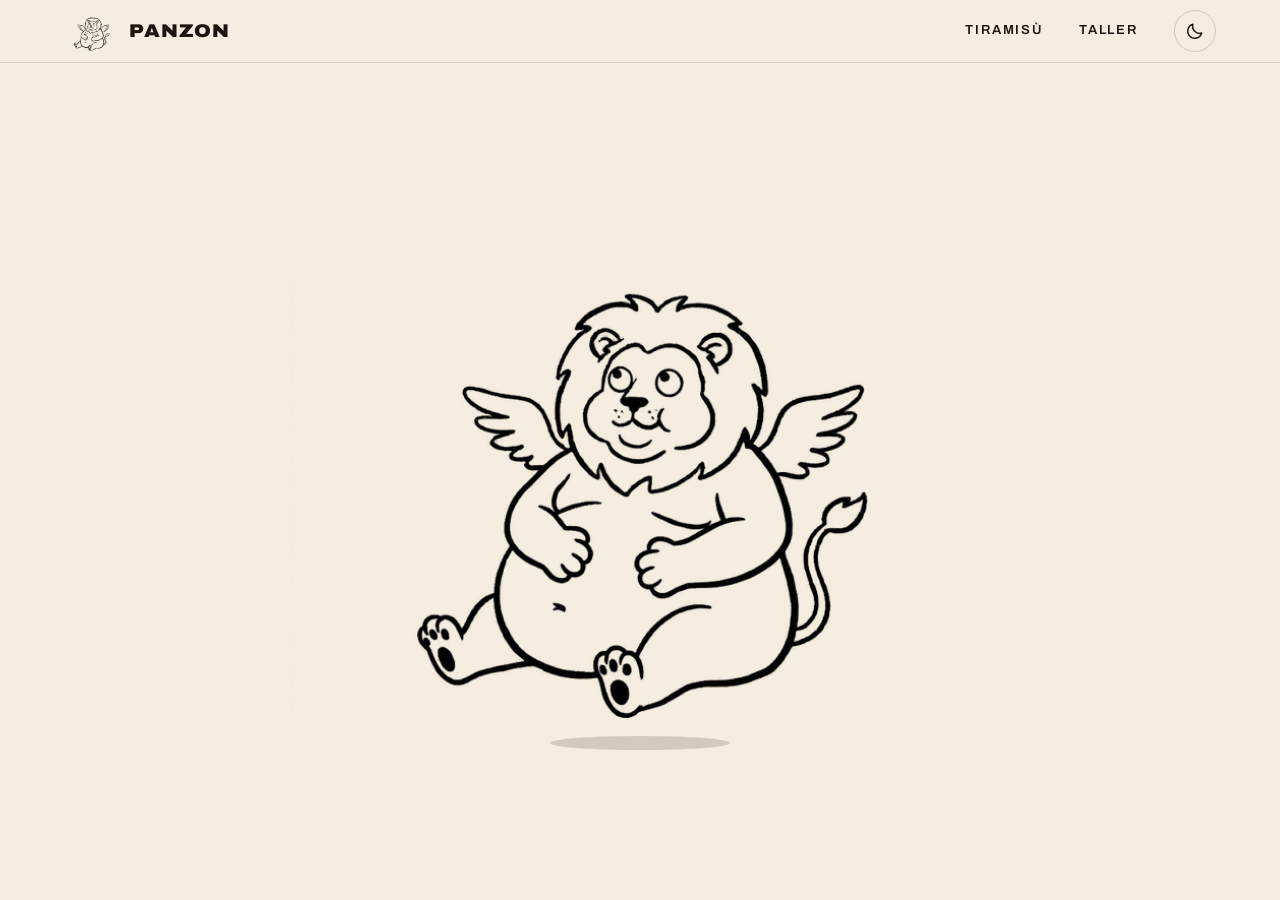
<file: web/index.html>
<!doctype html>
<html lang="es-MX">
<head>
  <meta charset="utf-8">
  <meta name="viewport" content="width=device-width, initial-scale=1">
  <title>Panzon</title>
  <meta name="description" content="Panzon: tiramisù hecho en Querétaro y talleres de cocina italiana.">
  <meta name="theme-color" content="#F5EDE0">
  <meta property="og:title" content="Panzon">
  <meta property="og:description" content="Tiramisù hecho en Querétaro y talleres de cocina italiana.">
  <meta property="og:image" content="assets/img/og.jpg">
  <link rel="icon" type="image/png" href="assets/img/favicon.png">
  <script>
    (function () {
      var saved = null;
      try { saved = localStorage.getItem('panzon-theme'); } catch (e) {}
      var dark = saved ? saved === 'dark' : window.matchMedia('(prefers-color-scheme: dark)').matches;
      var theme = dark ? 'dark' : 'light';
      // Lock the theme in on the first visit so it never changes on its own
      if (!saved) { try { localStorage.setItem('panzon-theme', theme); } catch (e) {} }
      document.documentElement.setAttribute('data-theme', theme);
      document.documentElement.classList.add('is-loading');
    })();
  </script>
  <link rel="preconnect" href="https://fonts.googleapis.com">
  <link rel="preconnect" href="https://fonts.gstatic.com" crossorigin>
  <link href="https://fonts.googleapis.com/css2?family=Archivo:wdth,wght@62..125,100..900&family=Fraunces:ital,opsz,wght@1,9..144,400..600&display=swap" rel="stylesheet">
  <link rel="stylesheet" href="styles.css">
  <noscript><style>.loader{display:none}</style></noscript>
</head>
<body class="page-home">

  <div class="loader" id="loader" role="status" aria-label="Cargando">
    <div class="loader__lion">
      <img class="only-light" src="assets/img/lion-black.png" alt="" width="688" height="496">
      <img class="only-dark" src="assets/img/lion-white.png" alt="" width="688" height="496">
    </div>
    <div class="loader__shadow"></div>
  </div>

  <header class="header">
    <a class="brand" href="index.html" aria-label="Panzon, inicio">
      <img class="only-light" src="assets/img/lion-black.png" alt="" width="688" height="496">
      <img class="only-dark" src="assets/img/lion-white.png" alt="" width="688" height="496">
      <span>Panzon</span>
    </a>
    <nav class="nav" aria-label="Principal">
      <a href="tiramisu.html">Tiramisù</a>
      <a href="taller.html">Taller</a>
      <button class="theme-toggle" id="themeToggle" type="button" aria-label="Cambiar entre tema claro y oscuro">
        <svg class="icon-moon" viewBox="0 0 24 24" aria-hidden="true"><path d="M20 14.5A8.5 8.5 0 0 1 9.5 4a8.5 8.5 0 1 0 10.5 10.5Z"/></svg>
        <svg class="icon-sun" viewBox="0 0 24 24" aria-hidden="true"><circle cx="12" cy="12" r="4.2"/><path d="M12 2.5v2.4M12 19.1v2.4M2.5 12h2.4M19.1 12h2.4M5.3 5.3l1.7 1.7M17 17l1.7 1.7M18.7 5.3 17 7M7 17l-1.7 1.7"/></svg>
      </button>
    </nav>
  </header>

  <main class="home">
    <div class="home__logo">
      <img class="only-light" src="assets/img/lion-black.png" alt="Panzon: un león alado y barrigón" width="688" height="496">
      <img class="only-dark" src="assets/img/lion-white.png" alt="Panzon: un león alado y barrigón" width="688" height="496">
    </div>
    <div class="home__shadow" aria-hidden="true"></div>
  </main>

  <script src="script.js"></script>
</body>
</html>
</file>
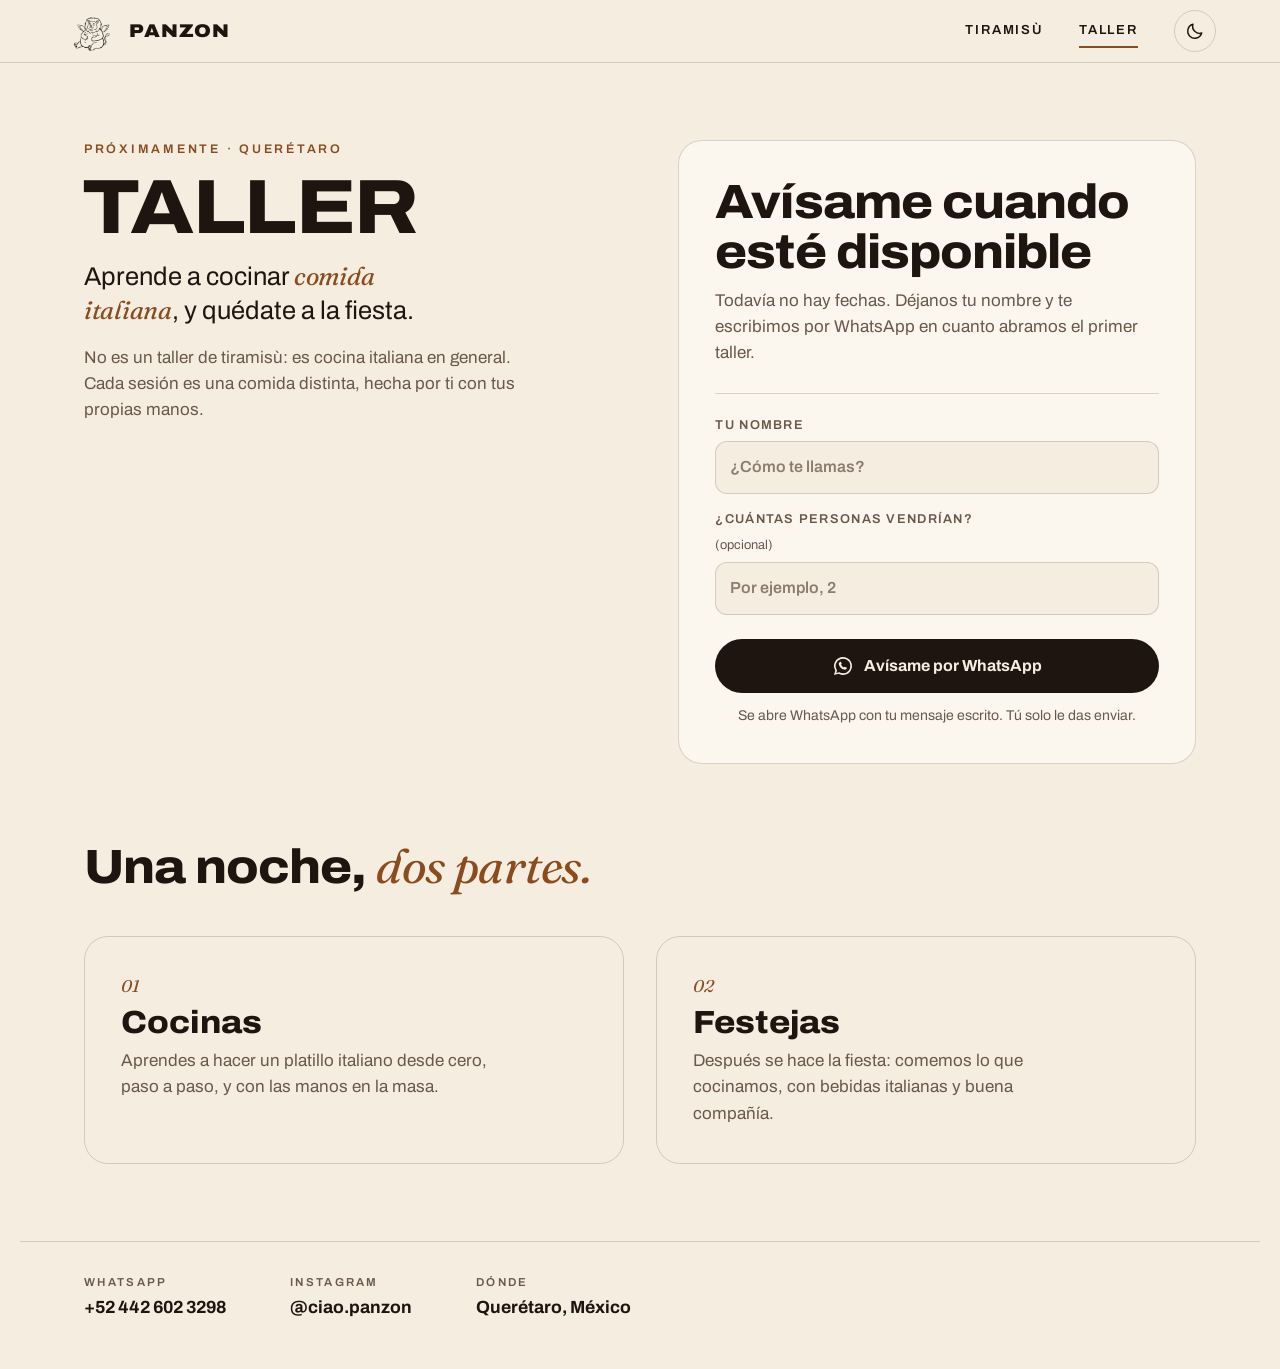
<file: web/taller.html>
<!doctype html>
<html lang="es-MX">
<head>
  <meta charset="utf-8">
  <meta name="viewport" content="width=device-width, initial-scale=1">
  <title>Taller · Panzon</title>
  <meta name="description" content="Talleres de cocina italiana en Querétaro: aprende a cocinar y quédate a la fiesta con bebidas italianas. Avísame cuando estén disponibles.">
  <meta name="theme-color" content="#F5EDE0">
  <meta property="og:title" content="Taller · Panzon">
  <meta property="og:description" content="Cocina italiana, y después fiesta con bebidas italianas. Próximamente en Querétaro.">
  <meta property="og:image" content="assets/img/og.jpg">
  <link rel="icon" type="image/png" href="assets/img/favicon.png">
  <script>
    (function () {
      var saved = null;
      try { saved = localStorage.getItem('panzon-theme'); } catch (e) {}
      var dark = saved ? saved === 'dark' : window.matchMedia('(prefers-color-scheme: dark)').matches;
      var theme = dark ? 'dark' : 'light';
      // Lock the theme in on the first visit so it never changes on its own
      if (!saved) { try { localStorage.setItem('panzon-theme', theme); } catch (e) {} }
      document.documentElement.setAttribute('data-theme', theme);
      document.documentElement.classList.add('is-loading');
    })();
  </script>
  <link rel="preconnect" href="https://fonts.googleapis.com">
  <link rel="preconnect" href="https://fonts.gstatic.com" crossorigin>
  <link href="https://fonts.googleapis.com/css2?family=Archivo:wdth,wght@62..125,100..900&family=Fraunces:ital,opsz,wght@1,9..144,400..600&display=swap" rel="stylesheet">
  <link rel="stylesheet" href="styles.css">
  <noscript><style>.loader{display:none}</style></noscript>
</head>
<body>

  <div class="loader" id="loader" role="status" aria-label="Cargando">
    <div class="loader__lion">
      <img class="only-light" src="assets/img/lion-black.png" alt="" width="688" height="496">
      <img class="only-dark" src="assets/img/lion-white.png" alt="" width="688" height="496">
    </div>
    <div class="loader__shadow"></div>
  </div>

  <header class="header">
    <a class="brand" href="index.html" aria-label="Panzon, inicio">
      <img class="only-light" src="assets/img/lion-black.png" alt="" width="688" height="496">
      <img class="only-dark" src="assets/img/lion-white.png" alt="" width="688" height="496">
      <span>Panzon</span>
    </a>
    <nav class="nav" aria-label="Principal">
      <a href="tiramisu.html">Tiramisù</a>
      <a href="taller.html" aria-current="page">Taller</a>
      <button class="theme-toggle" id="themeToggle" type="button" aria-label="Cambiar entre tema claro y oscuro">
        <svg class="icon-moon" viewBox="0 0 24 24" aria-hidden="true"><path d="M20 14.5A8.5 8.5 0 0 1 9.5 4a8.5 8.5 0 1 0 10.5 10.5Z"/></svg>
        <svg class="icon-sun" viewBox="0 0 24 24" aria-hidden="true"><circle cx="12" cy="12" r="4.2"/><path d="M12 2.5v2.4M12 19.1v2.4M2.5 12h2.4M19.1 12h2.4M5.3 5.3l1.7 1.7M17 17l1.7 1.7M18.7 5.3 17 7M7 17l-1.7 1.7"/></svg>
      </button>
    </nav>
  </header>

  <main>
    <section class="section split">
      <div class="split__intro">
        <p class="eyebrow">Próximamente · Querétaro</p>
        <h1>Taller</h1>
        <p class="lead">Aprende a cocinar <em>comida italiana</em>, y quédate a la fiesta.</p>
        <p class="body">No es un taller de tiramisù: es cocina italiana en general. Cada sesión es una comida distinta, hecha por ti con tus propias manos.</p>
      </div>

      <form class="card" id="workshopForm" novalidate>
        <h2>Avísame cuando esté disponible</h2>
        <p class="card__sub">Todavía no hay fechas. Déjanos tu nombre y te escribimos por WhatsApp en cuanto abramos el primer taller.</p>
        <div class="fields">
          <label class="fields__wide">Tu nombre
            <input type="text" id="workshopName" autocomplete="given-name" placeholder="¿Cómo te llamas?">
          </label>
          <label class="fields__wide">¿Cuántas personas vendrían? <span>(opcional)</span>
            <input type="number" id="workshopPeople" min="1" max="20" inputmode="numeric" placeholder="Por ejemplo, 2">
          </label>
        </div>
        <button class="btn btn--block" type="submit">
          <svg viewBox="0 0 24 24" aria-hidden="true"><path d="M12 2.2a9.8 9.8 0 0 0-8.4 14.8L2.2 21.8l4.9-1.3A9.8 9.8 0 1 0 12 2.2Zm0 17.8c-1.5 0-2.9-.4-4.1-1.1l-.3-.2-2.9.8.8-2.8-.2-.3A8 8 0 1 1 12 20Z"/><path d="M8.6 7.6c.5-.5 1.1-.3 1.3.2l.6 1.4c.1.3 0 .6-.2.9l-.5.6c.7 1.3 1.7 2.3 3 3l.7-.6c.3-.2.6-.3.9-.1l1.4.7c.5.2.6.8.2 1.3-.7.9-1.7 1.2-2.8.9-2.9-.8-5.1-3-5.8-5.9-.2-.9.4-1.8 1.2-2.4Z"/></svg>
          Avísame por WhatsApp
        </button>
        <p class="hint">Se abre WhatsApp con tu mensaje escrito. Tú solo le das enviar.</p>
      </form>
    </section>

    <section class="section flow">
      <h2>Una noche, <em>dos partes.</em></h2>
      <ol class="flow__list">
        <li>
          <span class="flow__n">01</span>
          <h3>Cocinas</h3>
          <p>Aprendes a hacer un platillo italiano desde cero, paso a paso, y con las manos en la masa.</p>
        </li>
        <li>
          <span class="flow__n">02</span>
          <h3>Festejas</h3>
          <p>Después se hace la fiesta: comemos lo que cocinamos, con bebidas italianas y buena compañía.</p>
        </li>
      </ol>
    </section>
  </main>

  <footer class="footer">
    <a href="https://wa.me/524426023298" target="_blank" rel="noopener"><span>WhatsApp</span>+52 442 602 3298</a>
    <a href="https://www.instagram.com/ciao.panzon/" target="_blank" rel="noopener"><span>Instagram</span>@ciao.panzon</a>
    <p><span>Dónde</span>Querétaro, México</p>
  </footer>

  <script src="script.js"></script>
</body>
</html>
</file>
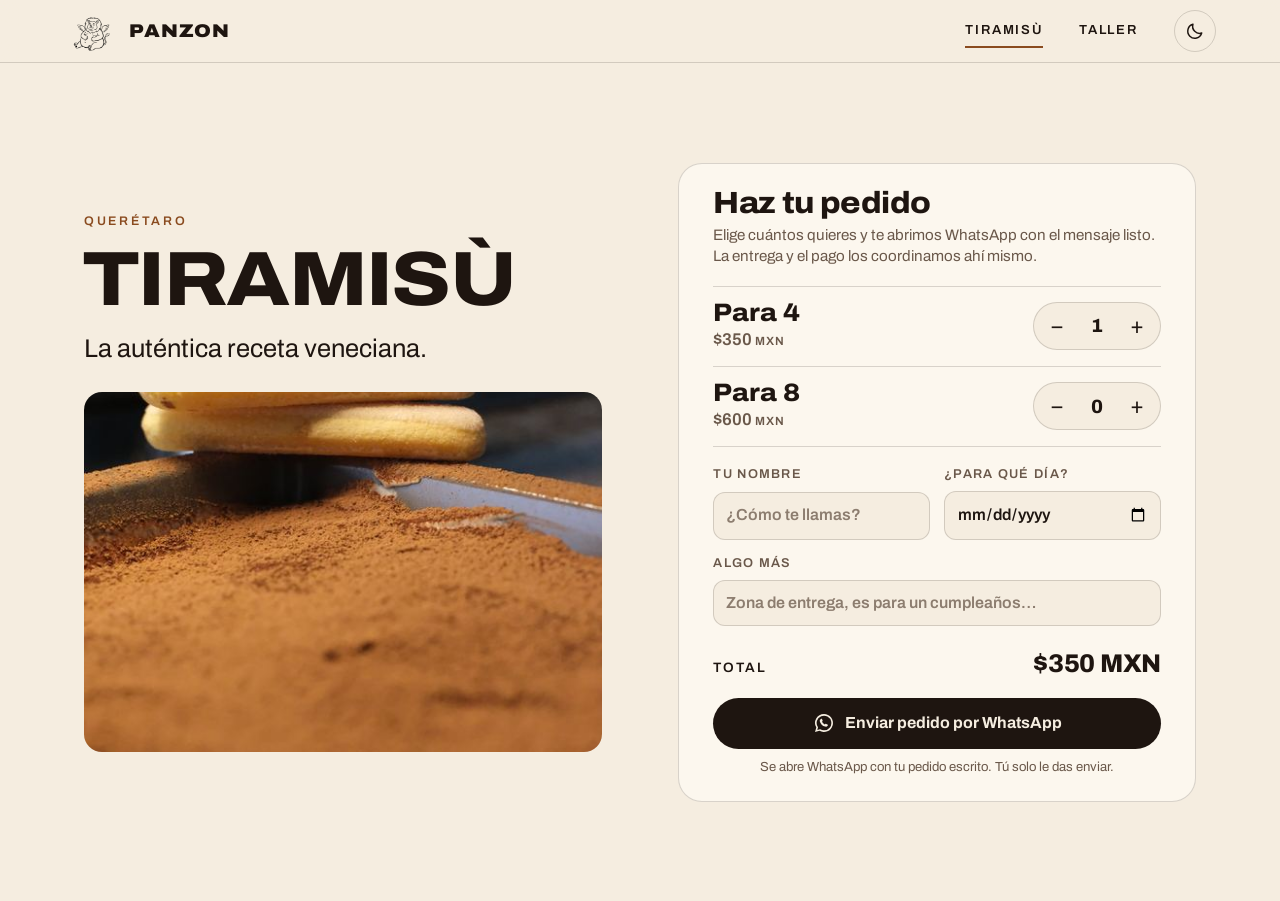
<file: web/tiramisu.html>
<!doctype html>
<html lang="es-MX">
<head>
  <meta charset="utf-8">
  <meta name="viewport" content="width=device-width, initial-scale=1">
  <title>Tiramisù · Panzon</title>
  <meta name="description" content="Tiramisù con la auténtica receta veneciana, hecho en Querétaro. Para 4 o para 8 personas. Pide directo por WhatsApp.">
  <meta name="theme-color" content="#F5EDE0">
  <meta property="og:title" content="Tiramisù · Panzon">
  <meta property="og:description" content="La auténtica receta veneciana. Para 4 · $350 MXN — Para 8 · $600 MXN. Pide por WhatsApp.">
  <meta property="og:image" content="assets/img/og.jpg">
  <link rel="icon" type="image/png" href="assets/img/favicon.png">
  <script>
    (function () {
      var saved = null;
      try { saved = localStorage.getItem('panzon-theme'); } catch (e) {}
      var dark = saved ? saved === 'dark' : window.matchMedia('(prefers-color-scheme: dark)').matches;
      var theme = dark ? 'dark' : 'light';
      // Lock the theme in on the first visit so it never changes on its own
      if (!saved) { try { localStorage.setItem('panzon-theme', theme); } catch (e) {} }
      document.documentElement.setAttribute('data-theme', theme);
      document.documentElement.classList.add('is-loading');
    })();
  </script>
  <link rel="preconnect" href="https://fonts.googleapis.com">
  <link rel="preconnect" href="https://fonts.gstatic.com" crossorigin>
  <link href="https://fonts.googleapis.com/css2?family=Archivo:wdth,wght@62..125,100..900&family=Fraunces:ital,opsz,wght@1,9..144,400..600&display=swap" rel="stylesheet">
  <link rel="stylesheet" href="styles.css">
  <noscript><style>.loader{display:none}</style></noscript>
</head>
<body class="page-fit">

  <div class="loader" id="loader" role="status" aria-label="Cargando">
    <div class="loader__lion">
      <img class="only-light" src="assets/img/lion-black.png" alt="" width="688" height="496">
      <img class="only-dark" src="assets/img/lion-white.png" alt="" width="688" height="496">
    </div>
    <div class="loader__shadow"></div>
  </div>

  <header class="header">
    <a class="brand" href="index.html" aria-label="Panzon, inicio">
      <img class="only-light" src="assets/img/lion-black.png" alt="" width="688" height="496">
      <img class="only-dark" src="assets/img/lion-white.png" alt="" width="688" height="496">
      <span>Panzon</span>
    </a>
    <nav class="nav" aria-label="Principal">
      <a href="tiramisu.html" aria-current="page">Tiramisù</a>
      <a href="taller.html">Taller</a>
      <button class="theme-toggle" id="themeToggle" type="button" aria-label="Cambiar entre tema claro y oscuro">
        <svg class="icon-moon" viewBox="0 0 24 24" aria-hidden="true"><path d="M20 14.5A8.5 8.5 0 0 1 9.5 4a8.5 8.5 0 1 0 10.5 10.5Z"/></svg>
        <svg class="icon-sun" viewBox="0 0 24 24" aria-hidden="true"><circle cx="12" cy="12" r="4.2"/><path d="M12 2.5v2.4M12 19.1v2.4M2.5 12h2.4M19.1 12h2.4M5.3 5.3l1.7 1.7M17 17l1.7 1.7M18.7 5.3 17 7M7 17l-1.7 1.7"/></svg>
      </button>
    </nav>
  </header>

  <main class="section split">
    <div class="split__intro">
      <p class="eyebrow">Querétaro</p>
      <h1>Tiramisù</h1>
      <p class="lead">La auténtica receta veneciana.</p>
      <img class="split__photo" src="assets/img/moka-sm.jpg" srcset="assets/img/moka-sm.jpg 800w, assets/img/moka.jpg 1600w" sizes="(max-width: 900px) 100vw, 45vw" alt="Tiramisù terminado con dos savoiardi y una cafetera moka">
    </div>

    <form class="card" id="orderForm" novalidate>
      <h2>Haz tu pedido</h2>
      <p class="card__sub">Elige cuántos quieres y te abrimos WhatsApp con el mensaje listo. La entrega y el pago los coordinamos ahí mismo.</p>

      <div class="size" data-price="350" data-label="Tiramisù para 4">
        <div>
          <h3>Para 4</h3>
          <p class="size__price">$350 <small>MXN</small></p>
        </div>
        <div class="stepper">
          <button type="button" data-step="-1" aria-label="Quitar un tiramisù para 4">−</button>
          <output aria-live="polite">1</output>
          <button type="button" data-step="1" aria-label="Agregar un tiramisù para 4">+</button>
        </div>
      </div>
      <div class="size" data-price="600" data-label="Tiramisù para 8">
        <div>
          <h3>Para 8</h3>
          <p class="size__price">$600 <small>MXN</small></p>
        </div>
        <div class="stepper">
          <button type="button" data-step="-1" aria-label="Quitar un tiramisù para 8">−</button>
          <output aria-live="polite">0</output>
          <button type="button" data-step="1" aria-label="Agregar un tiramisù para 8">+</button>
        </div>
      </div>

      <div class="fields">
        <label>Tu nombre
          <input type="text" id="orderName" autocomplete="given-name" placeholder="¿Cómo te llamas?">
        </label>
        <label>¿Para qué día?
          <input type="date" id="orderDate">
        </label>
        <label class="fields__wide">Algo más <span>(opcional)</span>
          <textarea id="orderNote" rows="1" placeholder="Zona de entrega, es para un cumpleaños…"></textarea>
        </label>
      </div>

      <div class="total">
        <span>Total</span>
        <strong id="orderTotal">$350 MXN</strong>
      </div>
      <button class="btn btn--block" type="submit">
        <svg viewBox="0 0 24 24" aria-hidden="true"><path d="M12 2.2a9.8 9.8 0 0 0-8.4 14.8L2.2 21.8l4.9-1.3A9.8 9.8 0 1 0 12 2.2Zm0 17.8c-1.5 0-2.9-.4-4.1-1.1l-.3-.2-2.9.8.8-2.8-.2-.3A8 8 0 1 1 12 20Z"/><path d="M8.6 7.6c.5-.5 1.1-.3 1.3.2l.6 1.4c.1.3 0 .6-.2.9l-.5.6c.7 1.3 1.7 2.3 3 3l.7-.6c.3-.2.6-.3.9-.1l1.4.7c.5.2.6.8.2 1.3-.7.9-1.7 1.2-2.8.9-2.9-.8-5.1-3-5.8-5.9-.2-.9.4-1.8 1.2-2.4Z"/></svg>
        Enviar pedido por WhatsApp
      </button>
      <p class="hint" id="orderHint">Se abre WhatsApp con tu pedido escrito. Tú solo le das enviar.</p>
    </form>
  </main>


  <script src="script.js"></script>
</body>
</html>
</file>
<file: web/styles.css>
/* ───────── Panzón ─────────
   Palette: mascarpone, cocoa, espresso.
   Light theme uses the black logo, dark theme the white one. */

:root {
  --bg: #F5EDE0;
  --surface: #FCF7EE;
  --ink: #1E1510;
  --muted: #6A584A;
  --cocoa: #8A4B1F;
  --line: rgba(30, 21, 16, .16);
  --radius: 18px;
  --pad: clamp(20px, 5vw, 72px);
  --display: "Archivo", "Arial Black", system-ui, sans-serif;
  --serif: "Fraunces", Georgia, serif;
}

:root[data-theme="dark"] {
  --bg: #140E0A;
  --surface: #1F1610;
  --ink: #F3E9DA;
  --muted: #B7A594;
  --cocoa: #D9925A;
  --line: rgba(243, 233, 218, .16);
}

*, *::before, *::after { box-sizing: border-box; }

html { scroll-behavior: smooth; }

body {
  margin: 0;
  background: var(--bg);
  color: var(--ink);
  font-family: var(--display);
  font-size: 17px;
  line-height: 1.55;
  -webkit-font-smoothing: antialiased;
  transition: background-color .3s, color .3s;
}

img { display: block; max-width: 100%; }
a { color: inherit; }
h1, h2, h3, p { margin: 0; }

/* Theme-specific images */
:root[data-theme="light"] .only-dark,
:root[data-theme="dark"] .only-light { display: none !important; }

/* ───────── Loader ───────── */
.loader {
  position: fixed;
  inset: 0;
  z-index: 100;
  display: grid;
  place-content: center;
  justify-items: center;
  gap: 18px;
  background: var(--bg);
  transition: opacity .5s ease, visibility .5s;
}
.loader.is-done { opacity: 0; visibility: hidden; }
.is-loading body { overflow: hidden; }

.loader__lion { animation: float 2.4s ease-in-out infinite; }
.loader__lion img { width: min(46vw, 210px); height: auto; }
.loader__shadow {
  width: 120px;
  height: 12px;
  border-radius: 50%;
  background: var(--ink);
  opacity: .16;
  animation: shadow 2.4s ease-in-out infinite;
}

@keyframes float {
  0%, 100% { transform: translateY(6px) rotate(-2deg); }
  50% { transform: translateY(-20px) rotate(2deg); }
}
@keyframes shadow {
  0%, 100% { transform: scaleX(1); opacity: .18; }
  50% { transform: scaleX(.68); opacity: .08; }
}

/* ───────── Header ───────── */
.header {
  position: sticky;
  top: 0;
  z-index: 20;
  display: flex;
  align-items: center;
  justify-content: space-between;
  gap: 16px;
  padding: 10px var(--pad);
  background: color-mix(in srgb, var(--bg) 88%, transparent);
  backdrop-filter: blur(12px);
  -webkit-backdrop-filter: blur(12px);
  border-bottom: 1px solid var(--line);
}

.brand {
  display: flex;
  align-items: center;
  gap: 10px;
  text-decoration: none;
  font-weight: 900;
  font-stretch: 112%;
  font-size: 1.15rem;
  letter-spacing: .04em;
  text-transform: uppercase;
}
.brand img { height: 40px; width: auto; }

.nav { display: flex; align-items: center; gap: clamp(16px, 3vw, 36px); }
.nav a {
  text-decoration: none;
  font-size: .82rem;
  font-weight: 600;
  letter-spacing: .14em;
  text-transform: uppercase;
  padding: 6px 0;
  border-bottom: 2px solid transparent;
}
.nav a:hover, .nav a[aria-current="page"] { border-color: var(--cocoa); }

.theme-toggle {
  display: grid;
  place-items: center;
  width: 42px;
  height: 42px;
  border-radius: 50%;
  border: 1px solid var(--line);
  background: transparent;
  color: var(--ink);
  cursor: pointer;
}
.theme-toggle:hover { background: var(--surface); }
.theme-toggle svg {
  width: 20px;
  height: 20px;
  fill: none;
  stroke: currentColor;
  stroke-width: 1.8;
  stroke-linecap: round;
  stroke-linejoin: round;
}
:root[data-theme="light"] .icon-sun,
:root[data-theme="dark"] .icon-moon { display: none; }

/* ───────── Buttons ───────── */
.btn {
  display: inline-flex;
  align-items: center;
  justify-content: center;
  gap: 10px;
  padding: 15px 26px;
  border: 0;
  border-radius: 999px;
  background: var(--ink);
  color: var(--bg);
  font: inherit;
  font-weight: 700;
  font-size: 1rem;
  text-decoration: none;
  cursor: pointer;
  transition: transform .15s ease, background-color .15s;
}
.btn:hover { background: var(--cocoa); transform: translateY(-2px); }
.btn:active { transform: translateY(0); }
.btn svg { width: 22px; height: 22px; fill: currentColor; flex: none; }
.btn--block { width: 100%; }

:focus-visible { outline: 3px solid var(--cocoa); outline-offset: 3px; }

/* ───────── Home: only the floating logo, no scrolling ───────── */
.page-home { height: 100vh; height: 100dvh; overflow: hidden; display: flex; flex-direction: column; }
.page-home .header { position: static; flex: none; }
.home {
  flex: 1;
  min-height: 0;
  display: grid;
  place-content: center;
  justify-items: center;
  gap: clamp(8px, 2vh, 20px);
  padding: 16px;
}
.home__logo { animation: float 3.2s ease-in-out infinite; }
.home__logo img { width: auto; height: min(56vh, 78vw, 520px); max-width: 100%; }
.home__shadow {
  width: min(180px, 40vw);
  height: 14px;
  border-radius: 50%;
  background: var(--ink);
  opacity: .16;
  animation: shadow 3.2s ease-in-out infinite;
}

/* ───────── Pages ───────── */
.section {
  max-width: 1240px;
  margin: 0 auto;
  padding: clamp(36px, 6vw, 80px) var(--pad);
}
.eyebrow {
  font-size: .78rem;
  font-weight: 600;
  letter-spacing: .22em;
  text-transform: uppercase;
  color: var(--cocoa);
  margin-bottom: 14px;
}
h1 {
  font-size: clamp(2.4rem, 6vw, 5rem);
  font-weight: 800;
  font-stretch: 112%;
  line-height: .9;
  letter-spacing: -.02em;
  text-transform: uppercase;
  margin-left: -.03em;
}
h2 {
  font-size: clamp(1.8rem, 4vw, 3rem);
  font-weight: 800;
  font-stretch: 108%;
  line-height: 1.05;
  letter-spacing: -.02em;
  text-wrap: balance;
}
h2 em, .lead em {
  font-family: var(--serif);
  font-weight: 400;
  font-stretch: 100%;
  letter-spacing: -.01em;
  color: var(--cocoa);
}
.lead {
  margin-top: 18px;
  font-size: clamp(1.1rem, 2.2vw, 1.6rem);
  line-height: 1.3;
  max-width: 24ch;
}
.body { margin-top: 18px; color: var(--muted); max-width: 46ch; }

.split {
  display: grid;
  grid-template-columns: minmax(0, 1fr) minmax(0, 1fr);
  gap: clamp(28px, 6vw, 88px);
  align-items: start;
}
.split__photo {
  margin-top: 32px;
  width: 100%;
  aspect-ratio: 4 / 3;
  object-fit: cover;
  object-position: 50% 62%;
  border-radius: var(--radius);
}

/* Form card */
.card {
  background: var(--surface);
  border: 1px solid var(--line);
  border-radius: calc(var(--radius) + 6px);
  padding: clamp(20px, 3vw, 36px);
}
.card h2 { margin-bottom: 10px; }
.card__sub { color: var(--muted); margin-bottom: 26px; }

.size {
  display: flex;
  align-items: center;
  justify-content: space-between;
  gap: 16px;
  padding: 18px 0;
  border-top: 1px solid var(--line);
}
.size h3 { font-size: 1.7rem; font-weight: 800; font-stretch: 108%; line-height: 1.1; margin: 0; }
.size__price { color: var(--muted); font-weight: 600; }
.size__price small { font-size: .7em; letter-spacing: .08em; }

.stepper {
  display: flex;
  align-items: center;
  gap: 4px;
  padding: 4px;
  border-radius: 999px;
  border: 1px solid var(--line);
  background: var(--bg);
}
.stepper button {
  width: 44px;
  height: 44px;
  border: 0;
  border-radius: 50%;
  background: transparent;
  color: var(--ink);
  font: inherit;
  font-size: 1.4rem;
  line-height: 1;
  cursor: pointer;
}
.stepper button:hover { background: var(--ink); color: var(--bg); }
.stepper output {
  min-width: 34px;
  text-align: center;
  font-weight: 800;
  font-size: 1.2rem;
  font-variant-numeric: tabular-nums;
}

.fields {
  display: grid;
  grid-template-columns: 1fr 1fr;
  gap: 16px;
  padding-top: 22px;
  border-top: 1px solid var(--line);
}
.fields__wide { grid-column: 1 / -1; }
.fields label {
  display: grid;
  gap: 6px;
  font-size: .8rem;
  font-weight: 600;
  letter-spacing: .1em;
  text-transform: uppercase;
  color: var(--muted);
}
.fields label span { text-transform: none; letter-spacing: 0; font-weight: 400; }
.fields input,
.fields textarea {
  width: 100%;
  padding: 13px 14px;
  border: 1px solid var(--line);
  border-radius: 12px;
  background: var(--bg);
  color: var(--ink);
  font: inherit;
  font-size: 1rem;
  letter-spacing: 0;
  text-transform: none;
  resize: vertical;
  color-scheme: light;
}
:root[data-theme="dark"] .fields input,
:root[data-theme="dark"] .fields textarea { color-scheme: dark; }
.fields ::placeholder { color: var(--muted); opacity: .75; }
#workshopForm .fields { margin-bottom: 24px; }

.total {
  display: flex;
  align-items: baseline;
  justify-content: space-between;
  margin: 24px 0 16px;
  font-weight: 600;
  letter-spacing: .14em;
  text-transform: uppercase;
  font-size: .85rem;
}
.total strong {
  font-size: 2rem;
  font-weight: 800;
  letter-spacing: -.01em;
  font-variant-numeric: tabular-nums;
}
.hint { margin-top: 12px; font-size: .88rem; text-align: center; color: var(--muted); }
.hint.is-error { color: #C2410C; font-weight: 600; }
:root[data-theme="dark"] .hint.is-error { color: #FDBA74; }

/* Workshop: how a night goes */
.flow { padding-top: 0; }
.flow h2 { margin-bottom: clamp(24px, 4vw, 44px); }
.flow__list {
  list-style: none;
  margin: 0;
  padding: 0;
  display: grid;
  grid-template-columns: repeat(2, minmax(0, 1fr));
  gap: clamp(16px, 3vw, 32px);
}
.flow__list li {
  padding: clamp(22px, 3vw, 36px);
  border: 1px solid var(--line);
  border-radius: calc(var(--radius) + 6px);
}
.flow__n { font-family: var(--serif); font-style: italic; color: var(--cocoa); }
.flow__list h3 { font-size: 2rem; font-weight: 800; font-stretch: 108%; margin: 4px 0 8px; line-height: 1.1; }
.flow__list p { color: var(--muted); max-width: 40ch; }

/* ───────── Footer ───────── */
.footer {
  display: flex;
  flex-wrap: wrap;
  gap: 20px clamp(28px, 5vw, 72px);
  max-width: 1240px;
  margin: 0 auto;
  padding: 32px var(--pad) 48px;
  border-top: 1px solid var(--line);
}
.footer a, .footer p {
  display: grid;
  gap: 2px;
  text-decoration: none;
  font-weight: 700;
  font-size: 1.1rem;
}
.footer a:hover { color: var(--cocoa); }
.footer span {
  font-size: .72rem;
  font-weight: 600;
  letter-spacing: .2em;
  text-transform: uppercase;
  color: var(--muted);
}

/* ───────── Tiramisù page: the whole order fits one screen ───────── */
.page-fit .section {
  min-height: calc(100vh - 62px);
  min-height: calc(100dvh - 62px);
  padding-block: clamp(12px, 3vh, 40px);
  align-content: center;
  align-items: center;
}
.page-fit .split__photo { height: clamp(150px, 40vh, 440px); aspect-ratio: auto; margin-top: clamp(14px, 3vh, 32px); }
.page-fit .card { padding: clamp(14px, 2.6vh, 30px) clamp(18px, 3vw, 34px); }
.page-fit .card h2 { font-size: clamp(1.5rem, 3.4vh, 2.2rem); margin-bottom: 6px; }
.page-fit .card__sub { margin-bottom: clamp(8px, 2vh, 20px); font-size: .95rem; line-height: 1.4; }
.page-fit .size { padding: clamp(6px, 1.4vh, 14px) 0; }
.page-fit .size h3 { font-size: clamp(1.2rem, 2.8vh, 1.6rem); }
.page-fit .stepper button { width: 38px; height: 38px; }
.page-fit .fields { gap: clamp(8px, 1.6vh, 14px); padding-top: clamp(10px, 2vh, 18px); }
.page-fit .fields input, .page-fit .fields textarea { padding: 10px 12px; }
.page-fit .fields textarea { resize: none; }
.page-fit .total { margin: clamp(10px, 2vh, 20px) 0 clamp(8px, 1.6vh, 14px); }
.page-fit .total strong { font-size: 1.6rem; }
.page-fit .btn { padding-block: 13px; }
.page-fit .hint { margin-top: 8px; font-size: .82rem; }
.page-fit .fields label span { display: none; }
@media (max-height: 760px) { .page-fit .card__sub { display: none; } .page-fit .card h2 { margin-bottom: 10px; } }
@media (max-width: 900px) {
  .page-fit .split__photo, .page-fit .card__sub { display: none; }
  .page-fit .split { gap: 14px; }
  .page-fit .lead { margin-top: 8px; }
  .page-fit .eyebrow { margin-bottom: 6px; }
}

/* ───────── Responsive ───────── */
@media (max-width: 900px) {
  .split { grid-template-columns: minmax(0, 1fr); }
  h1 { font-size: clamp(2.4rem, 13vw, 5rem); }
}
@media (max-width: 520px) {
  body { font-size: 16px; }
  .brand img { height: 34px; }
  .brand { font-size: 1rem; }
  .fields { grid-template-columns: minmax(0, 1fr); }
  .page-fit .fields { grid-template-columns: repeat(2, minmax(0, 1fr)); }
  .page-fit .eyebrow { display: none; }
  .page-fit .section { padding-inline: 14px; }
  .flow__list { grid-template-columns: minmax(0, 1fr); }
}
@media (prefers-reduced-motion: reduce) {
  html { scroll-behavior: auto; }
  .loader__lion, .loader__shadow, .home__logo, .home__shadow { animation: none; }
  .btn:hover { transform: none; }
}
</file>
